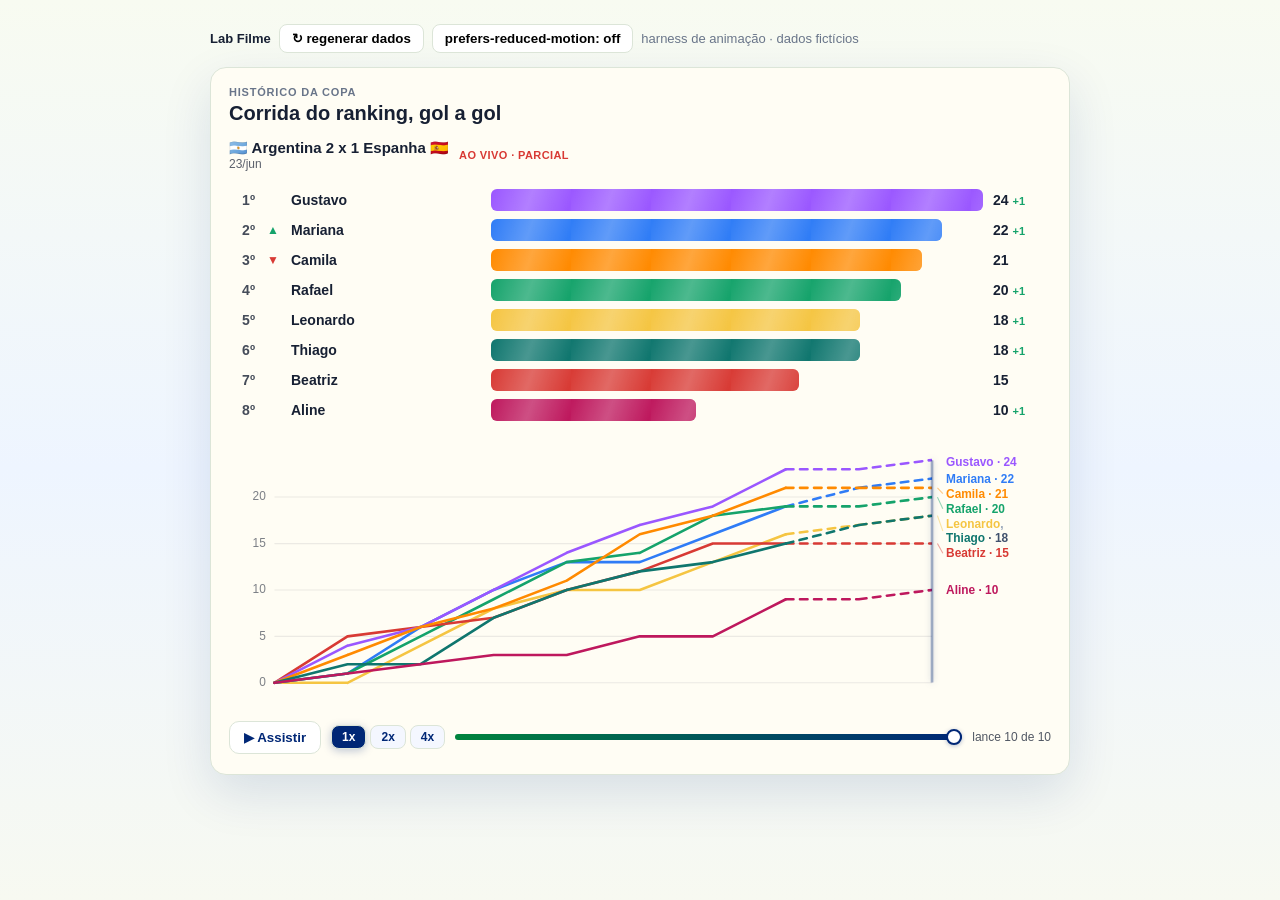
<file: lab-filme.html>
<!DOCTYPE html>
<html lang="pt-BR">
<head>
<meta charset="UTF-8">
<meta name="viewport" content="width=device-width, initial-scale=1.0">
<title>Lab — Filme da Copa (animações)</title>
<style>
*{margin:0;padding:0;box-sizing:border-box}
:root{
  --green:#00843d;--green-2:#005f2f;--yellow:#ffdf00;--blue:#002776;--blue-2:#071c4d;
  --sky:#e9f4ff;--bg:#f6f8ee;--surface:#fffdf4;--surface-2:#ffffff;--border:#dce5d8;
  --text:#172033;--muted:#697589;--gold:#f5c542;--silver:#b9c3cf;--bronze:#c98747;--red:#d83a34;
  --shadow:0 18px 50px rgba(0,39,118,.12);
}
body{font-family:Inter,-apple-system,BlinkMacSystemFont,"Segoe UI",sans-serif;color:var(--text);
  background:linear-gradient(180deg,#f8fbf1 0%,#eef5ff 52%,#f7f9f1 100%);min-height:100vh;padding:24px}
.wrap{max-width:860px;margin:0 auto}
.lab-bar{display:flex;gap:8px;flex-wrap:wrap;align-items:center;margin-bottom:14px;font-size:13px}
.lab-bar button{padding:6px 12px;border-radius:8px;border:1px solid var(--border);background:#fff;font-weight:700;cursor:pointer}
.lab-bar button.on{outline:2px solid var(--blue)}
.card{background:var(--surface);border:1px solid var(--border);border-radius:16px;padding:18px 18px 20px;box-shadow:var(--shadow)}
.section-kicker{font-size:11px;font-weight:900;letter-spacing:.8px;text-transform:uppercase;color:var(--muted);margin-bottom:4px}
h2{font-size:20px;margin-bottom:6px}
.microcopy{font-size:13px;color:var(--muted)}
.action-btn{padding:8px 14px;border-radius:10px;border:1px solid var(--border);background:#fff;font-weight:800;cursor:pointer;color:var(--blue)}
.action-btn.secondary{background:#f4f7ff}
input[type=range]{accent-color:var(--blue)}

/* ===== Filme da Copa (corrida do ranking) — CSS REAL copiado de bolao2026.html ===== */
.filme-caption{min-height:48px;display:flex;align-items:center;gap:10px;font-size:15px;font-weight:600;flex-wrap:wrap}
.filme-caption .filme-caption-date{font-size:12px;font-weight:500;opacity:.7;display:block}
.filme-caption .filme-caption-live{font-size:11px;font-weight:700;color:#d83a34;text-transform:uppercase;letter-spacing:.4px}
.filme-stage{position:relative;margin-top:10px;overflow:hidden}
.filme-row{position:absolute;left:0;right:0;display:flex;align-items:center;gap:10px}
.filme-row .filme-posn{width:26px;text-align:right;font-weight:700;font-size:14px;opacity:.8;flex:none}
.filme-row .filme-name{width:34%;max-width:190px;flex:none;font-weight:600;font-size:14px;white-space:nowrap;overflow:hidden;text-overflow:ellipsis}
.filme-row .filme-trend{width:16px;flex:none;font-size:12px;text-align:center}
.filme-trend.up{color:#15a36b}
.filme-trend.down{color:#d83a34}
.filme-row .filme-bar-wrap{flex:1;min-width:0}
.filme-row .filme-bar{height:22px;border-radius:6px;min-width:2px}
.filme-row .filme-pts{width:58px;flex:none;font-variant-numeric:tabular-nums;font-weight:700;font-size:14px}
.filme-row .filme-delta{font-size:11px;font-weight:600;margin-left:4px}
.filme-delta.pos{color:#15a36b}
.filme-delta.neg{color:#d83a34}
.filme-controls{display:flex;align-items:center;gap:10px;margin-top:14px;flex-wrap:wrap}
.filme-controls input[type=range]{flex:1;min-width:160px}
.filme-progress{font-size:12px;opacity:.75;font-variant-numeric:tabular-nums;white-space:nowrap}
.filme-speed{display:flex;gap:4px}
.filme-speed button{padding:4px 10px;font-size:12px;border-radius:8px}
.filme-speed button.active{outline:2px solid #002776}
.filme-chart{margin-top:18px}
.filme-chart svg{width:100%;height:auto;display:block}

/* ===== NOVAS ANIMAÇÕES (spec filme-animation) — INÍCIO ===== */
/* 1 — tokens de timing */
#filmeCard{
  --filme-ease:cubic-bezier(.3,.6,.3,1);
  --filme-ease-emph:cubic-bezier(.34,1.56,.64,1);
  --filme-dur-seek:420ms;
  --filme-dur-ui:180ms;
  --filme-flow-dur:1.15s; /* reescrito por frame via JS conforme velocidade */
}

/* 3+4 — barra mantém width; CENTERPIECE: fluxo de energia E→D via ::after */
.filme-row .filme-bar{position:relative;overflow:hidden}
.filme-row .filme-bar::after{
  content:"";position:absolute;inset:0;border-radius:inherit;pointer-events:none;
  background-image:repeating-linear-gradient(110deg,
    rgba(255,255,255,0) 0px,rgba(255,255,255,.24) 40px,rgba(255,255,255,0) 80px);
  background-size:80px 100%;background-repeat:repeat;
  opacity:0;transition:opacity .35s ease;
}
.filme-row.is-flowing .filme-bar::after{opacity:1;animation:filmeBarFlow var(--filme-flow-dur,1.5s) linear infinite;will-change:background-position}
@keyframes filmeBarFlow{from{background-position-x:0}to{background-position-x:-80px}}

/* 6 — will-change/contain só durante playback */
.filme-stage{contain:layout paint}
.filme-chart{contain:layout paint}
.filme-stage.is-playing .filme-row{will-change:translate}

/* 8 — overtake pop + entrada de delta/trend.
   Posição da row usa a propriedade `translate` (transição = deslize);
   o pop usa a propriedade `scale` (animação) — independentes, sem conflito. */
@keyframes filmeOvertake{0%{transform:scale(1)}40%{transform:scale(1.05)}100%{transform:scale(1)}}
@keyframes filmeDeltaIn{from{opacity:0;transform:translateY(4px)}to{opacity:1;transform:translateY(0)}}
@keyframes filmeTrendPop{0%{transform:scale(.4);opacity:0}60%{transform:scale(1.25)}100%{transform:scale(1);opacity:1}}
.filme-row.filme-overtake{z-index:3}
.filme-row.filme-overtake .filme-bar{transform-origin:left center;animation:filmeOvertake .5s var(--filme-ease-emph,cubic-bezier(.34,1.56,.64,1))}
.filme-delta.show{animation:filmeDeltaIn .32s ease-out}
.filme-trend.show{display:inline-block;animation:filmeTrendPop .36s var(--filme-ease-emph,cubic-bezier(.34,1.56,.64,1))}

/* 10 — gráfico: marching ants no segmento ao vivo + playhead com glow/pulse */
@keyframes filmeAnts{to{stroke-dashoffset:-26}}
@keyframes filmeCursorPulse{0%,100%{opacity:.45}50%{opacity:.75}}
.filme-chart svg path.filme-line-live{stroke-dasharray:7 6}
.filme-chart.playing svg path.filme-line-live{animation:filmeAnts 1s linear infinite}
#filmeCursorRect{filter:drop-shadow(0 0 3px rgba(0,39,118,.5));transform-box:fill-box;transform-origin:left;will-change:transform}
.filme-chart.playing #filmeCursorRect{animation:filmeCursorPulse 1.1s ease-in-out infinite}

/* 11 — polish dos controles */
.filme-speed button{transition:background var(--filme-dur-ui,180ms) var(--filme-ease),color var(--filme-dur-ui,180ms) var(--filme-ease),box-shadow var(--filme-dur-ui,180ms) var(--filme-ease)}
.filme-speed button.active{outline:none;background:var(--blue);color:#fff;box-shadow:0 2px 8px rgba(0,39,118,.25)}
#filmePlayBtn{transition:transform var(--filme-dur-ui,180ms) var(--filme-ease)}
#filmePlayBtn:active{transform:scale(.97)}
.filme-controls input[type=range]{-webkit-appearance:none;height:6px;border-radius:999px;background:linear-gradient(90deg,var(--green),var(--blue));outline:none}
.filme-controls input[type=range]::-webkit-slider-thumb{-webkit-appearance:none;width:16px;height:16px;border-radius:50%;background:var(--surface-2);border:2px solid var(--blue);box-shadow:0 1px 4px rgba(0,39,118,.3);cursor:pointer}
.filme-controls input[type=range]::-moz-range-thumb{width:16px;height:16px;border-radius:50%;background:var(--surface-2);border:2px solid var(--blue);cursor:pointer}
.filme-controls input[type=range]:focus-visible::-webkit-slider-thumb{box-shadow:0 0 0 4px rgba(0,39,118,.25)}

/* reduced-motion consolidado (real usa só @media; .force-rm é espelho do lab pra screenshot) */
@media (prefers-reduced-motion:reduce){
  .filme-row,.filme-row .filme-bar{transition:none !important}
  .filme-row .filme-bar::after,
  .filme-row.is-flowing .filme-bar::after{animation:none !important;opacity:0 !important}
  .filme-row.filme-overtake .filme-bar,
  .filme-delta.show,
  .filme-trend.show{animation:none !important}
  #filmeClipRect,#filmeCursorRect{transition:none !important}
  .filme-chart svg path.filme-line-live{animation:none !important;stroke-dashoffset:0}
  .filme-chart.playing #filmeCursorRect{animation:none !important}
  .filme-speed button,#filmePlayBtn,
  .filme-controls input[type=range]::-webkit-slider-thumb{transition:none !important}
}
html.force-rm .filme-row,html.force-rm .filme-row .filme-bar{transition:none !important}
html.force-rm .filme-row .filme-bar::after,
html.force-rm .filme-row.is-flowing .filme-bar::after,
html.force-rm .filme-row.is-live .filme-bar::after{animation:none !important;opacity:0 !important}
html.force-rm .filme-row.is-live .filme-bar{box-shadow:0 0 0 1.5px rgba(216,58,52,.55) !important}
html.force-rm .filme-row.filme-overtake,
html.force-rm .filme-row .filme-bar.goal,
html.force-rm .filme-delta.show,
html.force-rm .filme-trend.show{animation:none !important}
html.force-rm #filmeClipRect,html.force-rm #filmeCursorRect{transition:none !important}
html.force-rm .filme-chart svg path.filme-line-live{animation:none !important;stroke-dashoffset:0}
html.force-rm .filme-chart.playing #filmeCursorRect{animation:none !important}
html.force-rm .filme-speed button,html.force-rm #filmePlayBtn,
html.force-rm .filme-controls input[type=range]::-webkit-slider-thumb{transition:none !important}
/* ===== NOVAS ANIMAÇÕES — FIM ===== */
</style>
</head>
<body>
<div class="wrap">
  <div class="lab-bar">
    <strong>Lab Filme</strong>
    <button onclick="labRebuild()">↻ regenerar dados</button>
    <button id="rmBtn" onclick="labToggleRM()">prefers-reduced-motion: off</button>
    <span class="microcopy" id="labHint">harness de animação · dados fictícios</span>
  </div>
  <div id="tab-filme"></div>
</div>

<script>
/* ===================== STUBS / HELPERS (cópia fiel) ===================== */
function esc(v){return String(v==null?"":v).replace(/[&<>"']/g,c=>({"&":"&amp;","<":"&lt;",">":"&gt;","\"":"&quot;","'":"&#39;"}[c]));}
function formatGameDate(key){
  if(!key) return "";
  const p=String(key).split("-");
  const meses=["jan","fev","mar","abr","mai","jun","jul","ago","set","out","nov","dez"];
  if(p.length<3) return key;
  return `${p[2]}/${meses[(+p[1])-1]||"?"}`;
}
const TEAM_FLAGS={Brasil:"🇧🇷",Sérvia:"🇷🇸",Argentina:"🇦🇷",México:"🇲🇽",França:"🇫🇷",Croácia:"🇭🇷",Espanha:"🇪🇸",Japão:"🇯🇵",Inglaterra:"🏴",Alemanha:"🇩🇪",Portugal:"🇵🇹",Uruguai:"🇺🇾"};
function hoverRankingSeries(){}
function focusRankingSeries(){}

const RANKING_SERIES_COLORS=["#f5c542","#2f7cf6","#15a36b","#d83a34","#9a57ff","#ff8a00","#0f766e","#be185d"];

/* --- cópia fiel das funções de gráfico de bolao2026.html --- */
function chartShortPlayerLabel(name){
  if(!name) return "?";
  const trimmed=String(name).trim();
  if(!trimmed) return "?";
  const firstWord=trimmed.split(/\s+/)[0];
  return firstWord.length>10?firstWord.slice(0,10)+"…":firstWord;
}
function chartUniqueLabels(names){
  const labels=names.map(n=>chartShortPlayerLabel(n));
  const counts={};
  labels.forEach(l=>{counts[l]=(counts[l]||0)+1;});
  return labels.map((label,idx)=>{
    if(counts[label]<=1) return label;
    const parts=String(names[idx]||"").trim().split(/\s+/);
    const suffix=(parts[1]||parts[0].slice(1,2)||"").trim();
    const initial=suffix?suffix[0].toUpperCase():"";
    return initial?`${label} ${initial}.`:label;
  });
}
function chartIntegerTicks(minVal,maxVal,maxTicks){
  maxTicks=Math.max(4,maxTicks||12);
  const range=Math.max(1,maxVal-minVal);
  const candidates=[1,2,5,10,20,25,50,100,200,500];
  let step=candidates[candidates.length-1];
  for(const s of candidates){
    if(Math.floor(range/s)+1<=maxTicks){ step=s; break; }
  }
  const start=Math.floor(minVal/step)*step;
  const end=Math.ceil(maxVal/step)*step;
  const ticks=[];
  for(let v=start;v<=end+1e-9;v+=step){
    if(v>=minVal-1e-9&&v<=maxVal+1e-9) ticks.push(Math.round(v));
  }
  if(!ticks.length) ticks.push(Math.round(minVal),Math.round(maxVal));
  return Array.from(new Set(ticks));
}
function chartEndpointGroupLayout(items,lineHeight,groupGap,topBound,bottomBound,maxChars){
  if(!items.length) return [];
  const byValue=new Map();
  items.forEach(item=>{
    if(!byValue.has(item.value)) byValue.set(item.value,{value:item.value,trueY:item.y,members:[]});
    byValue.get(item.value).members.push(item);
  });
  const groups=Array.from(byValue.values()).sort((a,b)=>a.trueY-b.trueY);
  groups.forEach(group=>{
    const valueLen=` · ${group.value}`.length;
    const lines=[];
    let line=[],lineLen=0;
    group.members.forEach((member,i)=>{
      const tokenLen=member.name.length+(i===group.members.length-1?valueLen:2);
      if(line.length&&lineLen+tokenLen>maxChars){lines.push(line);line=[];lineLen=0;}
      line.push(member);
      lineLen+=tokenLen;
    });
    if(line.length) lines.push(line);
    group.lines=lines;
    group.height=(lines.length-1)*lineHeight;
    group.y=group.trueY-group.height/2;
  });
  for(let i=1;i<groups.length;i++){
    const minY=groups[i-1].y+groups[i-1].height+groupGap;
    if(groups[i].y<minY) groups[i].y=minY;
  }
  const last=groups[groups.length-1];
  if(last.y+last.height>bottomBound){
    let overflow=last.y+last.height-bottomBound;
    for(let i=groups.length-1;i>=0;i--){
      groups[i].y-=overflow;
      if(i===0) break;
      const gap=groups[i].y-(groups[i-1].y+groups[i-1].height);
      if(gap<groupGap) overflow=Math.max(0,groupGap-gap);
      else break;
    }
  }
  if(groups[0].y<topBound){
    let shift=topBound-groups[0].y;
    for(let i=0;i<groups.length;i++){
      groups[i].y+=shift;
      if(i===groups.length-1) break;
      const gap=groups[i+1].y-(groups[i].y+groups[i].height);
      if(gap<groupGap) shift=Math.max(0,groupGap-gap);
      else break;
    }
  }
  return groups;
}
function chartEndpointLabelsSvg(items,opts){
  const groups=chartEndpointGroupLayout(items,opts.lineHeight,opts.groupGap,opts.topBound,opts.bottomBound,opts.maxChars);
  return groups.map(group=>{
    const centerY=group.y+group.height/2;
    const connector=Math.abs(centerY-group.trueY)>2
      ?`<path d="M ${(opts.baseX+5).toFixed(2)} ${group.trueY.toFixed(2)} L ${(opts.baseX+10).toFixed(2)} ${centerY.toFixed(2)}" fill="none" stroke="${group.members[0].color}" stroke-width="1" opacity=".45"></path>`
      :"";
    const multi=group.members.length>1;
    let memberCount=0;
    const linesSvg=group.lines.map((line,li)=>{
      const y=group.y+li*opts.lineHeight;
      const isLastLine=li===group.lines.length-1;
      const spans=line.map(member=>{
        memberCount++;
        const sep=memberCount<group.members.length?`<tspan fill="#94a3b8" font-weight="800">, </tspan>`:"";
        const focusAttrs=member.i!=null?` class="chart-endpoint-name" data-series="${member.i}"`:"";
        return `<tspan fill="${member.color}"${focusAttrs}>${esc(member.name)}</tspan>${sep}`;
      }).join("");
      const valueSpan=isLastLine?`<tspan fill="${multi?"#41516d":group.members[0].color}"> · ${group.value}</tspan>`:"";
      return `<text x="${(opts.baseX+13).toFixed(2)}" y="${(y+opts.dy).toFixed(2)}" font-size="${opts.fontSize}" font-weight="900">${spans}${valueSpan}</text>`;
    }).join("");
    return `<g class="chart-endpoint-label">${connector}${linesSvg}</g>`;
  }).join("");
}
function rankingLinePathSegmentedFlex(values,states,xFor,yFor){
  const pt=(value,index)=>`${xFor(index).toFixed(2)} ${yFor(value).toFixed(2)}`;
  const solid=[],dashed=[];
  for(let i=1;i<values.length;i++){
    const seg=`M ${pt(values[i-1],i-1)} L ${pt(values[i],i)}`;
    if(states[i]==="live") dashed.push(seg); else solid.push(seg);
  }
  return {solid:solid.join(" "),dashed:dashed.join(" ")};
}

/* ===================== MOCK DATA ===================== */
function mockFilmeData(){
  const people=[
    {i:0,name:"Leonardo",color:RANKING_SERIES_COLORS[0]},
    {i:1,name:"Mariana",color:RANKING_SERIES_COLORS[1]},
    {i:2,name:"Rafael",color:RANKING_SERIES_COLORS[2]},
    {i:3,name:"Beatriz",color:RANKING_SERIES_COLORS[3]},
    {i:4,name:"Gustavo",color:RANKING_SERIES_COLORS[4]},
    {i:5,name:"Camila",color:RANKING_SERIES_COLORS[5]},
    {i:6,name:"Thiago",color:RANKING_SERIES_COLORS[6]},
    {i:7,name:"Aline",color:RANKING_SERIES_COLORS[7]},
  ];
  const games=[
    {t1:"Brasil",t2:"Sérvia",s1:2,s2:0,date:"2026-06-14"},
    {t1:"Argentina",t2:"México",s1:1,s2:1,date:"2026-06-15"},
    {t1:"França",t2:"Croácia",s1:3,s2:1,date:"2026-06-16"},
    {t1:"Espanha",t2:"Japão",s1:0,s2:2,date:"2026-06-17"},
    {t1:"Inglaterra",t2:"Alemanha",s1:1,s2:2,date:"2026-06-18"},
    {t1:"Portugal",t2:"Uruguai",s1:2,s2:2,date:"2026-06-19"},
    {t1:"Brasil",t2:"França",s1:1,s2:0,date:"2026-06-22"},
    {t1:"Argentina",t2:"Espanha",s1:2,s2:1,date:"2026-06-23"},
  ];
  const series=people.map(p=>({i:p.i,name:p.name,color:p.color,values:[0]}));
  const states=["start"];
  const events=[null];
  const totals={}; people.forEach(p=>totals[p.i]=0);
  // pseudo-random determinístico
  let seed=42; const rnd=()=>{seed=(seed*1103515245+12345)&0x7fffffff;return seed/0x7fffffff;};
  const liveIdx=games.length-1; // último jogo entra "ao vivo"
  games.forEach((g,gi)=>{
    const isLive=gi===liveIdx;
    // frame parcial (ao vivo) com metade dos pontos
    const partial=people.map(()=>Math.round(rnd()*3));
    if(isLive){
      people.forEach((p,pi)=>{series[pi].values.push(totals[p.i]+Math.max(0,partial[pi]-1));});
      states.push("live");
      events.push({game:g,res:{s1:Math.max(0,g.s1-1),s2:Math.max(0,g.s2)}});
    }
    // frame final
    people.forEach((p,pi)=>{
      const gain=isLive?partial[pi]:Math.round(rnd()*5);
      totals[p.i]+=gain;
      series[pi].values.push(totals[p.i]);
    });
    states.push(isLive?"live":"final");
    events.push({game:g,res:{s1:g.s1,s2:g.s2}});
  });

  // monta frames com a MESMA lógica de filmeFrames()
  const count=series.length?series[0].values.length:0;
  const frames=[];
  let prevPos={},prevPts={};
  people.forEach((r,idx)=>{prevPos[r.i]=idx;prevPts[r.i]=0;});
  for(let k=0;k<count;k++){
    const entries=series.map(s=>({i:s.i,name:s.name,color:s.color,pts:s.values[k]}));
    entries.sort((a,b)=>b.pts-a.pts||prevPos[a.i]-prevPos[b.i]||a.name.localeCompare(b.name));
    const pos={};
    entries.forEach((e,idx)=>{
      pos[e.i]=idx;e.pos=idx;
      e.delta=e.pts-(prevPts[e.i]||0);
      e.moved=idx-(prevPos[e.i]!=null?prevPos[e.i]:idx);
    });
    frames.push({entries,state:states[k],event:events[k]});
    prevPos=pos;prevPts={};entries.forEach(e=>{prevPts[e.i]=e.pts;});
  }
  const allVals=series.flatMap(s=>s.values);
  return {frames,maxVal:Math.max(3,...allVals),minVal:Math.min(0,...allVals),series,states};
}

let LAB_DATA=mockFilmeData();
function filmeFrames(){return LAB_DATA;}
function filmeAvailable(){return true;}

/* ===================== CÓDIGO REAL DO FILME (cópia fiel) ===================== */
let filmePlaying=false,filmeFrameIdx=null,filmeTimer=null,filmeSpeed=1;
let activeTab="filme";
const FILME_SPEED_MS={1:900,2:450,4:220};
const FILME_EASE='cubic-bezier(.3,.6,.3,1)';
// LAB: filmeReduced também observa a classe .force-rm (botão do lab) além do matchMedia.
const _filmeRM = window.matchMedia ? window.matchMedia('(prefers-reduced-motion:reduce)') : {matches:false,addEventListener(){}};
function filmeReduced(){ return !!_filmeRM.matches || document.documentElement.classList.contains('force-rm'); }
_filmeRM.addEventListener && _filmeRM.addEventListener('change', ()=>{ if(filmeReduced()) filmeStop(); });
function filmeRollNumber(el,to,dur){
  const from=parseInt(el.dataset.val||'0',10)||0; to=Math.round(to);
  el.dataset.val=String(to);
  if(!dur||from===to||filmeReduced()){el.textContent=to;return;}
  const t0=performance.now(); if(el._raf)cancelAnimationFrame(el._raf);
  const ease=p=>1-Math.pow(1-p,3);
  const step=now=>{const p=Math.min(1,(now-t0)/dur);el.textContent=Math.round(from+(to-from)*ease(p));if(p<1)el._raf=requestAnimationFrame(step);};
  el._raf=requestAnimationFrame(step);
}
const FILME_CHART={W:760,H:240,padX:42,padR:110,padY:12,padB:22};
function filmeChartY(data,v){
  const {H,padY,padB}=FILME_CHART;
  const uh=H-padY-padB;
  const range=Math.max(1,data.maxVal-data.minVal);
  return padY+uh-uh*((v-data.minVal)/range);
}
function filmeChartX(data,idx){
  const n=data.frames.length;
  return FILME_CHART.padX+(FILME_CHART.W-FILME_CHART.padX-FILME_CHART.padR)*(n>1?idx/(n-1):0);
}
function filmeChartSvg(data){
  const {W,H,padX,padR,padY,padB}=FILME_CHART;
  const uw=W-padX-padR,uh=H-padY-padB;
  const range=Math.max(1,data.maxVal-data.minVal);
  const xFor=i=>filmeChartX(data,i);
  const yFor=v=>padY+uh-uh*((v-data.minVal)/range);
  const ticks=chartIntegerTicks(data.minVal,data.maxVal,8);
  const grid=ticks.map(t=>`<g><line x1="${padX}" x2="${W-padR}" y1="${yFor(t).toFixed(1)}" y2="${yFor(t).toFixed(1)}" stroke="rgba(15,23,42,.08)"></line><text x="${padX-8}" y="${yFor(t).toFixed(1)}" text-anchor="end" dominant-baseline="middle" font-size="11" fill="rgba(15,23,42,.55)">${t}</text></g>`).join("");
  const lines=data.series.map(s=>{
    const seg=rankingLinePathSegmentedFlex(s.values,data.states,xFor,yFor);
    return `${seg.solid?`<path d="${seg.solid}" fill="none" stroke="${s.color}" stroke-width="2.4" stroke-linecap="round"></path>`:""}
      ${seg.dashed?`<path class="filme-line-live" d="${seg.dashed}" fill="none" stroke="${s.color}" stroke-width="2.4" stroke-dasharray="7 6" stroke-linecap="round"></path>`:""}`;
  }).join("");
  return `<svg viewBox="0 0 ${W} ${H}" preserveAspectRatio="xMidYMid meet" role="img" aria-label="Evolução da pontuação até o lance atual">
    <defs><clipPath id="filmeChartClip"><rect id="filmeClipRect" x="0" y="0" width="${padX}" height="${H}"></rect></clipPath></defs>
    ${grid}
    <g clip-path="url(#filmeChartClip)">${lines}</g>
    <g id="filmeChartLabels"></g>
    <rect id="filmeCursorRect" x="${(padX-1).toFixed(1)}" y="${padY}" width="2" height="${uh}" rx="1" fill="rgba(0,39,118,.45)"></rect>
  </svg>`;
}
function filmeCaptionHtml(frame){
  if(frame.state==="start") return `<span>Início da Copa — todo mundo com 0 ponto</span>`;
  if(frame.state==="podio") return `<span>Pódio oficial somado</span>`;
  const ev=frame.event;
  if(!ev) return "";
  const f1=TEAM_FLAGS[ev.game.t1]||"",f2=TEAM_FLAGS[ev.game.t2]||"";
  const liveTag=frame.state==="live"?`<span class="filme-caption-live">ao vivo · parcial</span>`:"";
  return `<span>${f1} ${esc(ev.game.t1)} <strong>${ev.res.s1} x ${ev.res.s2}</strong> ${esc(ev.game.t2)} ${f2}
    <span class="filme-caption-date">${ev.game.date?formatGameDate(ev.game.date):""}</span></span>${liveTag}`;
}
function renderFilme(){
  const el=document.getElementById("tab-filme");
  if(!el) return;
  if(!filmeAvailable()){el.innerHTML="";return;}
  const data=filmeFrames();
  const total=data.frames.length;
  if(!total||total<2){
    el.innerHTML=`<div class="card"><div class="section-kicker">Histórico da Copa</div>
      <h2>Corrida do ranking</h2>
      <p class="microcopy">Quando o primeiro jogo tiver placar, a animação aparece aqui.</p></div>`;
    return;
  }
  if(filmeFrameIdx==null||filmeFrameIdx>total-1) filmeFrameIdx=total-1;
  const rowH=30;
  const n=data.frames[0].entries.length;
  el.innerHTML=`<div class="card" id="filmeCard">
    <div class="section-kicker">Histórico da Copa</div>
    <h2 style="margin-bottom:6px">Corrida do ranking, gol a gol</h2>
    <div class="filme-caption" id="filmeCaption"></div>
    <div class="filme-stage" id="filmeStage" style="height:${n*rowH}px">
      ${data.frames[0].entries.map(e=>`<div class="filme-row" id="filmeRow-${e.i}">
        <span class="filme-posn" id="filmePos-${e.i}"></span>
        <span class="filme-trend" id="filmeTrend-${e.i}"></span>
        <span class="filme-name">${esc(e.name)}</span>
        <span class="filme-bar-wrap"><span class="filme-bar" id="filmeBar-${e.i}" style="display:block;background:${e.color}"></span></span>
        <span class="filme-pts"><span id="filmePts-${e.i}">0</span><span class="filme-delta" id="filmeDelta-${e.i}"></span></span>
      </div>`).join("")}
    </div>
    <div class="filme-chart">${filmeChartSvg(data)}</div>
    <div class="filme-controls">
      <button class="action-btn" id="filmePlayBtn" onclick="filmeTogglePlay()">▶ Assistir</button>
      <div class="filme-speed">
        ${[1,2,4].map(s=>`<button class="action-btn secondary${filmeSpeed===s?" active":""}" onclick="filmeSetSpeed(${s})">${s}x</button>`).join("")}
      </div>
      <input type="range" min="0" max="${total-1}" step="1" value="${filmeFrameIdx}" id="filmeSlider"
        oninput="filmeSeek(+this.value)" aria-label="Posição no histórico">
      <span class="filme-progress" id="filmeProgress"></span>
    </div>
  </div>`;
  filmeApplyFrame(data,filmeFrameIdx,false);
}
function filmeApplyFrame(data,idx,animate=true){
  const frame=data.frames[idx];
  if(!frame) return;
  filmeFrameIdx=idx;
  const rowH=30;
  const stepMs=FILME_SPEED_MS[filmeSpeed]||900;
  const rm=filmeReduced();
  const moveMs=(!animate||rm)?0:filmePlaying?Math.round(stepMs*0.92):420;
  const sweepMs=(!animate||rm)?0:filmePlaying?stepMs:420;
  // Duração do fluxo ambiente reescrita por frame conforme a velocidade,
  // pra um clique em 4x retemporizar o brilho na hora, sem mexer em timer.
  const card=document.getElementById("filmeCard");
  if(card) card.style.setProperty("--filme-flow-dur",(filmeSpeed>=4?"1s":filmeSpeed>=2?"1.25s":"1.5s"));
  frame.entries.forEach(e=>{
    const row=document.getElementById(`filmeRow-${e.i}`);
    if(!row) return;
    // Posição via propriedade `translate` (transição = deslize). O pop de
    // ultrapassagem anima `scale` na barra (independente), sem cortar o deslize.
    row.style.transition=moveMs?`translate ${moveMs}ms ${FILME_EASE}`:"none";
    row.style.translate=`0 ${e.pos*rowH}px`;
    const bar=document.getElementById(`filmeBar-${e.i}`);
    if(bar){
      bar.style.transition=moveMs?`width ${moveMs}ms ${FILME_EASE}`:"none";
      bar.style.width=`${Math.max(0.5,Math.max(0,e.pts)/data.maxVal*100)}%`;
    }
    if(animate&&!rm&&e.moved<0&&bar){
      row.classList.remove("filme-overtake");void row.offsetWidth;row.classList.add("filme-overtake");
      bar.addEventListener("animationend",()=>row.classList.remove("filme-overtake"),{once:true});
    }
    const posEl=document.getElementById(`filmePos-${e.i}`);
    if(posEl) posEl.textContent=`${e.pos+1}º`;
    const ptsEl=document.getElementById(`filmePts-${e.i}`);
    if(ptsEl) filmeRollNumber(ptsEl,e.pts,animate?moveMs:0);
    const deltaEl=document.getElementById(`filmeDelta-${e.i}`);
    if(deltaEl){
      deltaEl.textContent=e.delta?`${e.delta>0?"+":""}${e.delta}`:"";
      deltaEl.className=`filme-delta ${e.delta>0?"pos":e.delta<0?"neg":""}`;
      if(animate&&!rm&&e.delta){void deltaEl.offsetWidth;deltaEl.classList.add("show");}
    }
    const trendEl=document.getElementById(`filmeTrend-${e.i}`);
    if(trendEl){
      trendEl.textContent=e.moved<0?"▲":e.moved>0?"▼":"";
      trendEl.className=`filme-trend ${e.moved<0?"up":e.moved>0?"down":""}`;
      if(animate&&!rm&&e.moved){void trendEl.offsetWidth;trendEl.classList.add("show");}
    }
    // Fluxo ambiente em todas as barras (vivas mesmo paradas)
    row.classList.toggle("is-flowing",true);
  });
  const chartX=filmeChartX(data,idx);
  const clipRect=document.getElementById("filmeClipRect");
  const cursorRect=document.getElementById("filmeCursorRect");
  // Cursor anda no compositor via translateX (sem brigar atributo x vs CSS);
  // o clip continua revelando por width, com fallback de atributo no seek.
  const baseCursorX=FILME_CHART.padX-1;
  if(cursorRect){
    cursorRect.style.transition=sweepMs?`transform ${sweepMs}ms linear`:"none";
    cursorRect.style.transform=`translateX(${(chartX-1-baseCursorX).toFixed(1)}px)`;
  }
  if(clipRect){
    if(sweepMs){clipRect.style.transition=`width ${sweepMs}ms linear`;clipRect.style.width=`${chartX.toFixed(1)}px`;}
    else{clipRect.style.transition="none";clipRect.setAttribute("width",chartX.toFixed(1));clipRect.style.width=`${chartX.toFixed(1)}px`;}
  }
  const labelsEl=document.getElementById("filmeChartLabels");
  if(labelsEl){
    const uniq=chartUniqueLabels(data.series.map(s=>s.name));
    const items=data.series.map((s,si)=>({color:s.color,name:uniq[si],value:s.values[idx],y:filmeChartY(data,s.values[idx]),i:s.i}));
    labelsEl.innerHTML=chartEndpointLabelsSvg(items,{
      baseX:chartX,lineHeight:13,groupGap:14,
      topBound:FILME_CHART.padY+2,bottomBound:FILME_CHART.H-FILME_CHART.padB-2,
      maxChars:12,fontSize:11,dy:4
    });
  }
  const cap=document.getElementById("filmeCaption");
  if(cap) cap.innerHTML=filmeCaptionHtml(frame);
  const slider=document.getElementById("filmeSlider");
  if(slider&&+slider.value!==idx) slider.value=idx;
  const prog=document.getElementById("filmeProgress");
  if(prog) prog.textContent=`lance ${idx+1} de ${data.frames.length}`;
}
function filmeStop(){
  filmePlaying=false;
  if(filmeTimer){clearTimeout(filmeTimer);filmeTimer=null;}
  document.getElementById("filmeStage")?.classList.remove("is-playing");
  document.querySelector("#filmeCard .filme-chart")?.classList.remove("playing");
  const btn=document.getElementById("filmePlayBtn");
  if(btn) btn.textContent="▶ Assistir";
}
function filmeTogglePlay(){
  if(filmePlaying){filmeStop();return;}
  const data=filmeFrames();
  if(data.frames.length<2) return;
  if(filmeFrameIdx==null||filmeFrameIdx>=data.frames.length-1){
    filmeApplyFrame(data,0,false);
  }
  filmePlaying=true;
  document.getElementById("filmeStage")?.classList.add("is-playing");
  document.querySelector("#filmeCard .filme-chart")?.classList.add("playing");
  const btn=document.getElementById("filmePlayBtn");
  if(btn) btn.textContent="⏸ Pausar";
  const tick=()=>{
    if(!filmePlaying||activeTab!=="filme"){filmeStop();return;}
    if(filmeFrameIdx>=data.frames.length-1){filmeStop();return;}
    filmeApplyFrame(data,filmeFrameIdx+1,true);
    filmeTimer=setTimeout(tick,FILME_SPEED_MS[filmeSpeed]||900);
  };
  filmeTimer=setTimeout(tick,FILME_SPEED_MS[filmeSpeed]||900);
}
function filmeSetSpeed(s){
  filmeSpeed=FILME_SPEED_MS[s]?s:1;
  document.querySelectorAll(".filme-speed button").forEach(b=>{
    b.classList.toggle("active",b.textContent===`${filmeSpeed}x`);
  });
}
function filmeSeek(idx){
  filmeStop();
  filmeApplyFrame(filmeFrames(),idx,true);
}

/* ===================== LAB CONTROLS ===================== */
function labRebuild(){filmeStop();LAB_DATA=mockFilmeData();filmeFrameIdx=null;renderFilme();}
function labToggleRM(){
  const html=document.documentElement;
  const on=html.classList.toggle("force-rm");
  document.getElementById("rmBtn").textContent="prefers-reduced-motion: "+(on?"ON (simulado)":"off");
}
renderFilme();
</script>
</body>
</html>
</file>
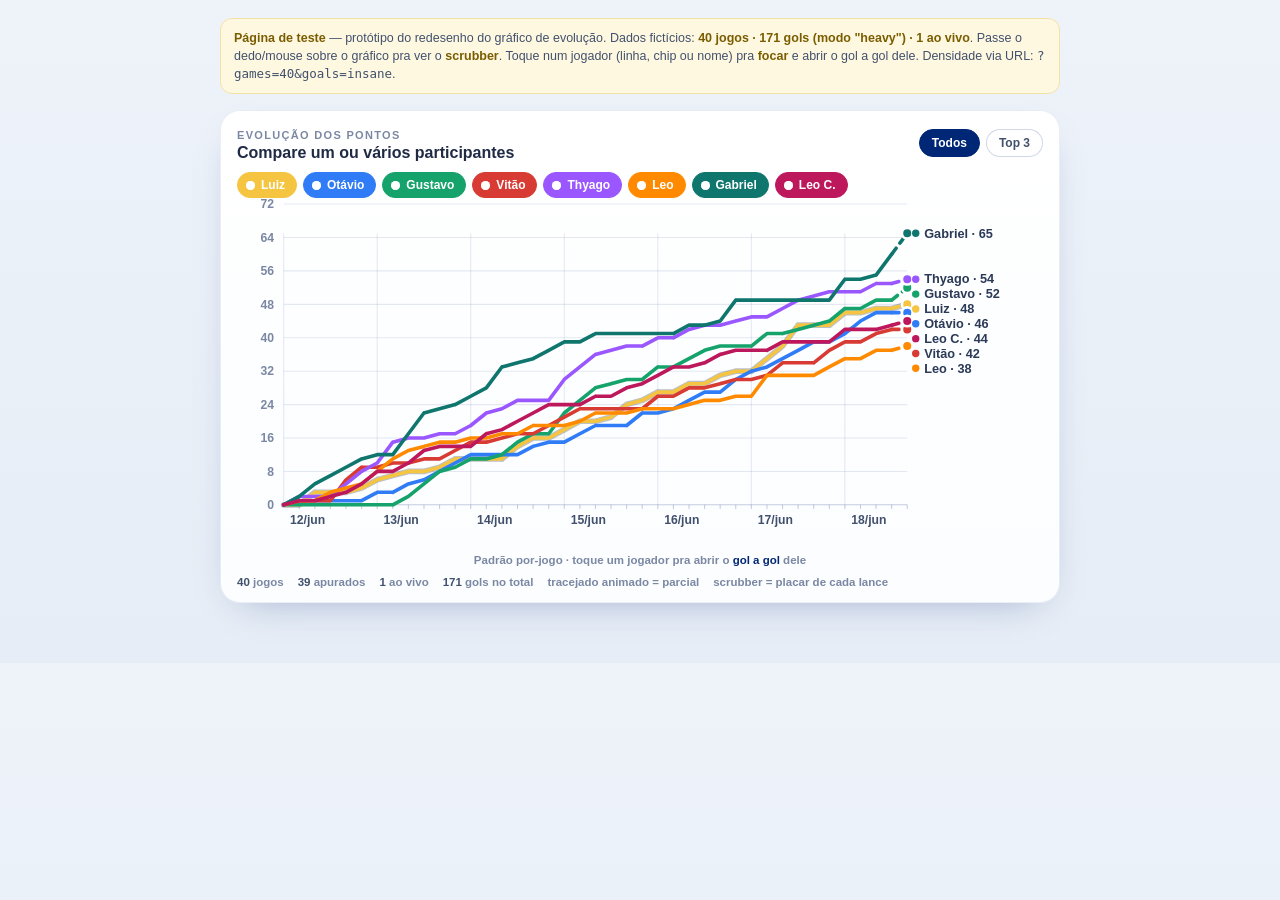
<file: lab-grafico.html>
<!doctype html>
<html lang="pt-br">
<head>
<meta charset="utf-8">
<meta name="viewport" content="width=device-width, initial-scale=1, viewport-fit=cover">
<title>Lab · Evolução dos pontos (protótipo)</title>
<style>
  :root{
    --ink:#1f2a44; --ink-soft:#41516d; --ink-faint:#7b88a3;
    --brasil-azul:#002776; --line:rgba(0,39,118,.12); --line-strong:rgba(0,39,118,.22);
    --card-bg:#ffffff; --shell:#f4f7fb;
  }
  *{box-sizing:border-box}
  body{
    margin:0; font-family:-apple-system,BlinkMacSystemFont,"Segoe UI",Roboto,Helvetica,Arial,sans-serif;
    color:var(--ink); background:linear-gradient(180deg,#eef3fa,#e6edf6); padding:18px 14px 60px;
    -webkit-font-smoothing:antialiased;
  }
  .wrap{max-width:840px;margin:0 auto}
  .lab-note{
    font-size:12.5px;color:var(--ink-soft);background:#fff8e1;border:1px solid #f3e2a6;
    border-radius:12px;padding:10px 13px;margin-bottom:16px;line-height:1.45;
  }
  .lab-note b{color:#7a5d00}
  .chart-shell{
    background:linear-gradient(180deg,#ffffff,#fbfdff);border:1px solid rgba(0,39,118,.08);
    border-radius:20px;padding:18px 16px 14px;box-shadow:0 14px 40px -22px rgba(0,39,118,.4);
  }
  .chart-toolbar{display:flex;justify-content:space-between;align-items:flex-start;gap:12px;margin-bottom:10px}
  .section-kicker{font-size:11px;font-weight:800;letter-spacing:.12em;text-transform:uppercase;color:var(--ink-faint)}
  .chart-toolbar h3{margin:3px 0 0;font-size:16px;color:var(--ink)}
  .chart-presets{display:flex;gap:6px;flex-shrink:0}
  .mini-action{
    border:1px solid rgba(0,39,118,.18);background:#fff;color:var(--ink-soft);border-radius:999px;
    font-size:12px;font-weight:700;padding:6px 12px;cursor:pointer;transition:.15s;
  }
  .mini-action.active{background:var(--brasil-azul);color:#fff;border-color:var(--brasil-azul)}
  .chart-legend{display:flex;flex-wrap:wrap;gap:6px;margin:4px 0 12px}
  .chart-chip{
    display:inline-flex;align-items:center;gap:6px;border:1px solid rgba(0,39,118,.16);background:#fff;
    border-radius:999px;padding:5px 11px 5px 8px;font-size:12px;font-weight:700;color:var(--ink-soft);
    cursor:pointer;transition:.15s;opacity:.55;
  }
  .chart-chip.active{opacity:1;color:#fff;border-color:transparent}
  .chart-chip .dot{width:9px;height:9px;border-radius:50%;flex-shrink:0;box-shadow:0 0 0 2px rgba(255,255,255,.6) inset}
  .chart-stage{position:relative;touch-action:pan-y}
  svg.chart{display:block;width:100%;height:auto;overflow:visible}
  /* foco/hover: apaga as outras séries */
  .series{transition:opacity .25s ease;cursor:pointer}
  svg.chart.is-dim .series:not(.is-on){opacity:.13}
  svg.chart.is-dim .endpoint:not(.is-on){opacity:.2}
  /* ao vivo: formigas marchando — movimento que NUNCA se confunde com zigue-zague estático */
  @keyframes ants{to{stroke-dashoffset:-22}}
  .live-path{stroke-dasharray:7 6;animation:ants 1s linear infinite}
  @keyframes livepulse{0%,100%{r:5;opacity:1}50%{r:7;opacity:.6}}
  .live-dot{animation:livepulse 1.5s ease-in-out infinite}
  @media (prefers-reduced-motion:reduce){.live-path{animation:none}.live-dot{animation:none}}
  /* scrubber */
  .guide{stroke:rgba(0,39,118,.45);stroke-width:1.4;stroke-dasharray:3 4;opacity:0;transition:opacity .12s}
  .chart-stage.scrubbing .guide{opacity:1}
  .mk{opacity:0;transition:opacity .12s}
  .chart-stage.scrubbing .mk{opacity:1}
  .scrub-card{
    position:absolute;top:0;left:0;z-index:5;pointer-events:none;
    min-width:150px;max-width:230px;background:var(--card-bg);border:1px solid rgba(0,39,118,.12);
    border-radius:13px;box-shadow:0 16px 34px -14px rgba(0,39,118,.5);padding:9px 11px;
    opacity:0;transform:translate(-50%,8px) scale(.96);transition:opacity .12s,transform .12s;
  }
  .chart-stage.scrubbing .scrub-card{opacity:1;transform:translate(-50%,0) scale(1)}
  .scrub-head{display:flex;align-items:baseline;justify-content:space-between;gap:8px;margin-bottom:6px}
  .scrub-score{font-size:15px;font-weight:800;letter-spacing:.01em;white-space:nowrap}
  .scrub-score .flag{font-size:16px}
  .scrub-min{font-size:10.5px;font-weight:800;color:var(--ink-faint);white-space:nowrap}
  .scrub-min.live{color:#d83a34}
  .scrub-min.live::before{content:"●";font-size:8px;margin-right:3px;vertical-align:1px}
  .scrub-sub{font-size:10.5px;color:var(--ink-faint);margin:-2px 0 7px;font-weight:600}
  .scrub-rows{display:flex;flex-direction:column;gap:3px}
  .scrub-row{display:flex;align-items:center;gap:7px;font-size:12px}
  .scrub-row .dot{width:8px;height:8px;border-radius:50%;flex-shrink:0}
  .scrub-row .nm{color:var(--ink-soft);font-weight:600;flex:1;overflow:hidden;text-overflow:ellipsis;white-space:nowrap}
  .scrub-row .pts{font-weight:800;color:var(--ink);font-variant-numeric:tabular-nums}
  .scrub-row .delta{font-size:10.5px;font-weight:800;margin-left:2px}
  .scrub-row .delta.up{color:#15a36b}.scrub-row .delta.flat{color:var(--ink-faint)}
  .scrub-row.lead .nm,.scrub-row.lead .pts{color:var(--ink)}
  .hit{fill:transparent;cursor:crosshair}
  .chart-axis{display:flex;flex-wrap:wrap;gap:5px 14px;margin-top:10px;font-size:11.5px;color:var(--ink-faint);font-weight:600}
  .chart-axis b{color:var(--ink-soft)}
  .modehint{font-size:11.5px;color:var(--ink-faint);margin-top:4px;text-align:center;font-weight:600}
  .modehint b{color:var(--brasil-azul)}
</style>
</head>
<body>
<div class="wrap">
  <div class="lab-note">
    <b>Página de teste</b> — protótipo do redesenho do gráfico de evolução. Dados fictícios: <b id="noteDensity">—</b>.
    Passe o dedo/mouse sobre o gráfico pra ver o <b>scrubber</b>. Toque num jogador (linha, chip ou nome) pra <b>focar</b> e abrir o gol a gol dele.
    Densidade via URL: <code>?games=40&amp;goals=insane</code>.
  </div>

  <section class="chart-shell">
    <div class="chart-toolbar">
      <div>
        <div class="section-kicker">Evolução dos pontos</div>
        <h3>Compare um ou vários participantes</h3>
      </div>
      <div class="chart-presets">
        <button class="mini-action active" id="btnAll">Todos</button>
        <button class="mini-action" id="btnTop3">Top 3</button>
      </div>
    </div>
    <div class="chart-legend" id="legend"></div>
    <div class="chart-stage" id="stage">
      <svg class="chart" id="svg" role="img" aria-label="Gráfico de evolução"></svg>
      <div class="scrub-card" id="card"></div>
    </div>
    <div class="modehint" id="modehint"></div>
    <div class="chart-axis" id="summary"></div>
  </section>
</div>

<script>
"use strict";
/* ----------------------------------------------------------------------------
   DADOS SINTÉTICOS — mesma forma do app real (games/events/series/states)
   ---------------------------------------------------------------------------- */
function mulberry32(a){return function(){a|=0;a=a+0x6D2B79F5|0;let t=Math.imul(a^a>>>15,1|a);t=t+Math.imul(t^t>>>7,61|t)^t;return ((t^t>>>14)>>>0)/4294967296;};}
const rng=mulberry32(20260615);

const TEAMS=[
  ["Brasil","🇧🇷"],["México","🇲🇽"],["França","🇫🇷"],["Argentina","🇦🇷"],
  ["Portugal","🇵🇹"],["Alemanha","🇩🇪"],["Espanha","🇪🇸"],["Holanda","🇳🇱"],
  ["Croácia","🇭🇷"],["Uruguai","🇺🇾"],["Bélgica","🇧🇪"],["Japão","🇯🇵"],
  ["Marrocos","🇲🇦"],["EUA","🇺🇸"],["Coreia","🇰🇷"],["Senegal","🇸🇳"]
];
const COLORS=["#f5c542","#2f7cf6","#15a36b","#d83a34","#9a57ff","#ff8a00","#0f766e","#be185d"];
const NAMES=["Luiz","Otávio","Gustavo","Vitão","Thyago","Leo","Gabriel","Leo C."];

// Densidade configurável por URL: ?games=40&goals=heavy|insane|normal
const params=new URLSearchParams(location.search);
const NUM_GAMES=Math.max(3,Math.min(160,parseInt(params.get("games"))||40));
const GOAL_MODE=params.get("goals")||"heavy";
const GOAL_DIST=({
  normal:[0,1,1,2,2,2,3,3,4,5],
  heavy:[1,2,2,3,3,4,4,5,6,7,8],
  insane:[4,5,6,6,7,8,8,9,10,12]
})[GOAL_MODE]||[1,2,2,3,3,4,4,5,6,7,8];
const GAMES_PER_DAY=6;
function dayLabel(off){const M=[["jun",30],["jul",31],["ago",31]];let d=12+off,mi=0;while(d>M[mi][1]){d-=M[mi][1];mi++;}return d+"/"+M[mi][0];}

// monta NUM_GAMES jogos com sequência de gols; o último é "ao vivo"
function buildGames(){
  const games=[]; let ti=0;
  for(let g=0;g<NUM_GAMES;g++){
    const day=Math.floor(g/GAMES_PER_DAY), firstOfDay=(g%GAMES_PER_DAY===0);
    const t1=TEAMS[ti%TEAMS.length], t2=TEAMS[(ti+1)%TEAMS.length]; ti+=2;
    const live=(g===NUM_GAMES-1);
    const totalGoals=GOAL_DIST[Math.floor(rng()*GOAL_DIST.length)];
    const goals=[]; let a=0,b=0;
    const mins=[]; for(let i=0;i<totalGoals;i++) mins.push(6+Math.floor(rng()*84));
    mins.sort((x,y)=>x-y);
    const cut=live?Math.min(totalGoals,2+Math.floor(rng()*3)):totalGoals; // ao vivo entra em andamento
    for(let i=0;i<cut;i++){
      if(rng()<0.5)a++;else b++;
      goals.push({score:[a,b],minute:mins[i]||(40+i*8),half:(mins[i]||50)<=45?1:2});
    }
    const finalScore=[a,b];
    const finalMinute=live?(goals.length?Math.min(89,goals[goals.length-1].minute+3):34):90;
    games.push({g,t1,t2,date:dayLabel(day),live,goals,finalScore,finalMinute,firstOfDay});
  }
  return games;
}
const GAMES=buildGames();

// placar -> pontos (regra estilo bolão), para gerar oscilação crível
function ptsFor(pred,score){
  const pa=pred[0],pb=pred[1],a=score[0],b=score[1];
  if(pa===a&&pb===b) return 5;
  const wp=Math.sign(pa-pb), wa=Math.sign(a-b);
  if(wp===wa){ return (pa-pb)===(a-b)?3:2; }
  if(pa===a||pb===b) return 1;
  return 0;
}
// palpite de cada jogador por jogo (semeado)
const PLAYERS=NAMES.map((name,i)=>{
  const preds=GAMES.map(()=>[Math.floor(rng()*4),Math.floor(rng()*4)]);
  return {i,name,color:COLORS[i],preds};
});

// pontos acumulados após o FINAL do jogo g
function cumAfterGame(p,g){let s=0;for(let k=0;k<=g;k++)s+=ptsFor(p.preds[k],GAMES[k].finalScore);return s;}
// pontos acumulados num lance específico (gol a gol) dentro do jogo g
function cumAtEvent(p,g,score){let s=0;for(let k=0;k<g;k++)s+=ptsFor(p.preds[k],GAMES[k].finalScore);return s+ptsFor(p.preds[g],score);}

// lista global de lances (gol a gol) — para o modo foco
const EVENTS=[]; // {x,g,score,minute,half,live,scoreTxt}
GAMES.forEach(game=>{
  const k=Math.max(1,game.goals.length); // nº de marcos no jogo (mínimo: o final)
  if(game.goals.length===0){
    EVENTS.push({x:game.g+1,g:game.g,score:game.finalScore,minute:game.finalMinute,half:2,live:game.live,isFinal:true});
  }else{
    game.goals.forEach((gl,j)=>{
      EVENTS.push({x:game.g+(j+1)/k,g:game.g,score:gl.score,minute:gl.minute,half:gl.half,live:game.live,isFinal:j===game.goals.length-1});
    });
  }
});

/* ----------------------------------------------------------------------------
   LAYOUT
   ---------------------------------------------------------------------------- */
const W=760, H=320, padX=44, padY=22, padRight=128, padBottom=42;
const usableW=W-padX-padRight, usableH=H-padY-padBottom;
const G=GAMES.length;
const xDomainMax=G; // game g final em x=g+1; domínio 0..G
const xFor=xv=>padX + usableW*(xv/xDomainMax);
let yMin=0,yMax=1;
function computeYRange(activeIds){
  let mx=1;
  PLAYERS.forEach(p=>{ if(!activeIds.includes(p.i))return; mx=Math.max(mx,cumAfterGame(p,G-1)); });
  yMax=mx; yMin=0;
}
const yFor=v=>padY+usableH-(usableH*((v-yMin)/Math.max(1,yMax-yMin)));

function isLight(hex){const r=parseInt(hex.slice(1,3),16),g=parseInt(hex.slice(3,5),16),b=parseInt(hex.slice(5,7),16);return (0.2126*r+0.7152*g+0.0722*b)>175;}

/* ----------------------------------------------------------------------------
   ESTADO
   ---------------------------------------------------------------------------- */
let selection=PLAYERS.map(p=>p.i); // visíveis
let focusId=null;                   // jogador focado (abre gol a gol)
const svg=document.getElementById("svg");
const stage=document.getElementById("stage");
const card=document.getElementById("card");

/* ----------------------------------------------------------------------------
   SÉRIES
   ---------------------------------------------------------------------------- */
// vértices por-jogo (padrão): início + final de cada jogo
function perGameVerts(p){
  const v=[{x:0,val:0}];
  for(let g=0;g<G;g++) v.push({x:g+1,val:cumAfterGame(p,g),live:GAMES[g].live});
  return v;
}
// vértices gol a gol (foco): início + cada lance
function golAGolVerts(p){
  const v=[{x:0,val:0}];
  EVENTS.forEach(e=>v.push({x:e.x,val:cumAtEvent(p,e.g,e.score),live:e.live}));
  return v;
}
// quebra em paths solid/dashed (dashed = trecho ao vivo)
function pathsFor(verts){
  let solid="",dashed="";
  for(let k=1;k<verts.length;k++){
    const a=verts[k-1],b=verts[k];
    const seg=`M ${xFor(a.x).toFixed(1)} ${yFor(a.val).toFixed(1)} L ${xFor(b.x).toFixed(1)} ${yFor(b.val).toFixed(1)} `;
    if(b.live) dashed+=seg; else solid+=seg;
  }
  return {solid,dashed};
}

/* ----------------------------------------------------------------------------
   RENDER
   ---------------------------------------------------------------------------- */
function render(){
  computeYRange(selection);
  const dim = focusId!=null;
  const parts=[];

  // grade Y
  const ticks=niceTicks(yMin,yMax,8);
  ticks.forEach(t=>{
    const y=yFor(t);
    parts.push(`<line x1="${padX}" y1="${y.toFixed(1)}" x2="${(padX+usableW).toFixed(1)}" y2="${y.toFixed(1)}" stroke="rgba(0,39,118,${t===0?".22":".10"})" stroke-width="1"/>`);
    parts.push(`<text x="${padX-9}" y="${(y+4).toFixed(1)}" text-anchor="end" font-size="11.5" fill="#7b88a3" font-weight="800">${t}</text>`);
  });

  // eixo X: SÓ datas + divisórias de jogo (limpo — sem placares amontoados).
  // Com muitos dias, pula rótulos pra não amontoar (mínimo de folga em px).
  let lastDateX=-999;
  const dateGap=Math.max(46, usableW/12);
  for(let g=0;g<G;g++){
    const game=GAMES[g];
    const xb=xFor(g); // limite esquerdo do jogo
    if(game.firstOfDay && xb-lastDateX>=dateGap){
      lastDateX=xb;
      parts.push(`<line x1="${xb.toFixed(1)}" y1="${padY}" x2="${xb.toFixed(1)}" y2="${(padY+usableH).toFixed(1)}" stroke="rgba(0,39,118,.10)" stroke-width="1"/>`);
      parts.push(`<text x="${(xb+6).toFixed(1)}" y="${(padY+usableH+18).toFixed(1)}" text-anchor="start" font-size="11.5" fill="#41516d" font-weight="850">${game.date}</text>`);
    }
    // tracinho discreto por jogo no eixo (some quando jogos ficam colados demais)
    if(usableW/G>=7){
      const xf=xFor(g+1);
      parts.push(`<line x1="${xf.toFixed(1)}" y1="${(padY+usableH).toFixed(1)}" x2="${xf.toFixed(1)}" y2="${(padY+usableH+4).toFixed(1)}" stroke="rgba(0,39,118,.22)" stroke-width="1"/>`);
    }
  }

  // séries
  selection.forEach(id=>{
    const p=PLAYERS[id];
    const on = focusId==null || focusId===id;
    const verts = (focusId===id)?golAGolVerts(p):perGameVerts(p);
    const {solid,dashed}=pathsFor(verts);
    const halo = isLight(p.color)?`<path d="${solid}${dashed}" fill="none" stroke="rgba(20,30,55,.28)" stroke-width="5.4" stroke-linecap="round" stroke-linejoin="round"/>`:"";
    let dots="";
    // bolinhas: só quando há espaço (>=20px entre vértices); senão a linha
    // vira "pontilhado" e se confunde com o tracejado do ao vivo. Endpoint sempre.
    const dotStep=usableW/Math.max(1,verts.length-1);
    const showDots=dotStep>=20;
    verts.forEach((v,idx)=>{
      const last=idx===verts.length-1;
      if(last){
        dots+=`<circle class="${v.live?"live-dot":""}" cx="${xFor(v.x).toFixed(1)}" cy="${yFor(v.val).toFixed(1)}" r="5" fill="${p.color}" stroke="#fff" stroke-width="2.4"/>`;
      }else if(showDots && idx>0){
        const r=focusId===id?2.6:3;
        dots+=`<circle cx="${xFor(v.x).toFixed(1)}" cy="${yFor(v.val).toFixed(1)}" r="${r}" fill="${p.color}" stroke="#fff" stroke-width="1.6"/>`;
      }
    });
    parts.push(`<g class="series ${on?"is-on":""}" data-series="${id}">
      ${halo}
      ${solid?`<path d="${solid}" fill="none" stroke="${p.color}" stroke-width="3.4" stroke-linecap="round" stroke-linejoin="round"/>`:""}
      ${dashed?`<path class="live-path" d="${dashed}" fill="none" stroke="${p.color}" stroke-width="3.4" stroke-linecap="round" stroke-linejoin="round"/>`:""}
      ${dots}
    </g>`);
  });

  // rótulos endpoint à direita
  const labels=spreadLabels();
  labels.forEach(L=>{
    const on=focusId==null||focusId===L.id;
    parts.push(`<g class="endpoint ${on?"is-on":""}" data-series="${L.id}" style="cursor:pointer">
      <circle cx="${(padX+usableW+8).toFixed(1)}" cy="${L.y.toFixed(1)}" r="3.5" fill="${L.color}"/>
      <text x="${(padX+usableW+16).toFixed(1)}" y="${(L.y+4).toFixed(1)}" font-size="12" font-weight="800" fill="#2b3a57">${L.name} · ${L.val}</text>
    </g>`);
  });

  // scrubber: guia + marcadores + área de captura
  parts.push(`<line class="guide" id="guide" x1="0" y1="${padY}" x2="0" y2="${(padY+usableH).toFixed(1)}"/>`);
  parts.push(`<g class="mk" id="mk"></g>`);
  parts.push(`<rect class="hit" id="hit" x="${padX}" y="${padY-6}" width="${usableW}" height="${usableH+12}"/>`);

  svg.setAttribute("viewBox",`0 0 ${W} ${H}`);
  svg.classList.toggle("is-dim",dim);
  svg.innerHTML=parts.join("");

  wireSeriesClicks();
  wireScrubber();
  renderLegend();
  renderSummary();
  document.getElementById("modehint").innerHTML = focusId!=null
    ? `Modo foco · <b>${PLAYERS[focusId].name}</b> gol a gol — toque de novo pra voltar ao por-jogo`
    : `Padrão por-jogo · toque um jogador pra abrir o <b>gol a gol</b> dele`;
}

// distribui rótulos endpoint sem sobrepor
function spreadLabels(){
  const items=selection.map(id=>{const p=PLAYERS[id];const val=cumAfterGame(p,G-1);return {id,name:p.name,color:p.color,val,y:yFor(val)};});
  items.sort((a,b)=>a.y-b.y);
  const min=14;
  for(let k=1;k<items.length;k++) if(items[k].y-items[k-1].y<min) items[k].y=items[k-1].y+min;
  const bottom=padY+usableH;
  for(let k=items.length-1;k>0;k--) if(items[k].y>bottom){items[k].y=bottom;if(items[k].y-items[k-1].y<min)items[k-1].y=items[k].y-min;}
  return items;
}

function niceTicks(lo,hi,n){
  const span=Math.max(1,hi-lo);const step=Math.max(1,Math.round(span/n));const out=[];
  for(let v=0;v<=hi+step-1;v+=step) out.push(v);
  if(out[out.length-1]<hi) out.push(out[out.length-1]+step);
  return out.filter((v,i,a)=>a.indexOf(v)===i&&v<=hi+step);
}

/* ----------------------------------------------------------------------------
   INTERAÇÃO: foco
   ---------------------------------------------------------------------------- */
function wireSeriesClicks(){
  svg.querySelectorAll('.series, .endpoint').forEach(el=>{
    el.addEventListener("click",e=>{
      e.stopPropagation();
      const id=+el.dataset.series;
      focusId = (focusId===id)?null:id;
      hideScrub();
      render();
    });
    el.addEventListener("mouseenter",()=>{ if(focusId==null) softHighlight(+el.dataset.series,true); });
    el.addEventListener("mouseleave",()=>{ if(focusId==null) softHighlight(+el.dataset.series,false); });
  });
}
function softHighlight(id,on){
  svg.classList.toggle("is-dim",on);
  svg.querySelectorAll('[data-series]').forEach(n=>n.classList.toggle("is-on", +n.dataset.series===id ? on : !on));
  if(!on) svg.querySelectorAll('[data-series]').forEach(n=>n.classList.remove("is-on"));
}

/* ----------------------------------------------------------------------------
   INTERAÇÃO: scrubber (mouse + toque)
   ---------------------------------------------------------------------------- */
function snapPoints(){
  if(focusId!=null){
    return EVENTS.map(e=>({x:e.x,e}));
  }
  // por-jogo: snap nos finais de jogo
  return GAMES.map(g=>({x:g.g+1,e:{x:g.g+1,g:g.g,score:g.finalScore,minute:g.finalMinute,half:2,live:g.live,isFinal:true}}));
}
function clientToUserX(clientX,clientY){
  const pt=svg.createSVGPoint();pt.x=clientX;pt.y=clientY;
  const ctm=svg.getScreenCTM();if(!ctm)return null;
  return pt.matrixTransform(ctm.inverse()).x;
}
function userXToClientX(ux){
  const pt=svg.createSVGPoint();pt.x=ux;pt.y=padY;
  const ctm=svg.getScreenCTM();if(!ctm)return null;
  return pt.matrixTransform(ctm).x;
}
let stickyTouch=false;
function wireScrubber(){
  const hit=document.getElementById("hit");
  const move=ev=>{
    const ux=clientToUserX(ev.clientX,ev.clientY);if(ux==null)return;
    // converte px do svg-user de volta pra "x domínio"
    const domX=(ux-padX)/usableW*xDomainMax;
    const snaps=snapPoints();
    let best=snaps[0],bd=1e9;
    snaps.forEach(s=>{const d=Math.abs(s.x-domX);if(d<bd){bd=d;best=s;}});
    showScrub(best);
  };
  hit.addEventListener("pointermove",move);
  hit.addEventListener("pointerdown",ev=>{stickyTouch=ev.pointerType==="touch";move(ev);});
  hit.addEventListener("pointerleave",ev=>{ if(ev.pointerType!=="touch") hideScrub(); });
  hit.addEventListener("pointerup",ev=>{ if(ev.pointerType!=="touch") {} });
}
// fecha o scrubber ao tocar fora
document.addEventListener("pointerdown",ev=>{
  if(stickyTouch && !stage.contains(ev.target)){ hideScrub(); stickyTouch=false; }
},true);

function showScrub(snap){
  const e=snap.e;
  const gx=xFor(snap.x);
  stage.classList.add("scrubbing");
  const guide=document.getElementById("guide");
  guide.setAttribute("x1",gx.toFixed(1));guide.setAttribute("x2",gx.toFixed(1));

  // marcadores nas linhas ativas
  const mk=document.getElementById("mk");
  let mkHtml="";
  const rows=[];
  selection.forEach(id=>{
    const p=PLAYERS[id];
    if(focusId!=null && focusId!==id) return; // no modo foco, só o jogador focado
    let val, prev;
    if(focusId===id){
      val=cumAtEvent(p,e.g,e.score);
      prev = e.g>0 ? cumAfterGame(p,e.g-1) : 0;
    }else{
      val=cumAfterGame(p,e.g);
      prev = e.g>0 ? cumAfterGame(p,e.g-1) : 0;
    }
    const y=yFor(val);
    mkHtml+=`<circle cx="${gx.toFixed(1)}" cy="${y.toFixed(1)}" r="6" fill="#fff" stroke="${p.color}" stroke-width="3"/>`;
    rows.push({name:p.name,color:p.color,val,delta:val-prev,lead:false});
  });
  mk.innerHTML=mkHtml;

  // cartão
  rows.sort((a,b)=>b.val-a.val); if(rows[0])rows[0].lead=true;
  const g=GAMES[e.g];
  const liveTxt = e.live?`<span class="scrub-min live">AO VIVO ${e.minute}'</span>`:`<span class="scrub-min">${e.isFinal?"Final":e.minute+"'"}</span>`;
  const rowsHtml=rows.map(r=>{
    const d=r.delta>0?`<span class="delta up">+${r.delta}</span>`:`<span class="delta flat">·</span>`;
    return `<div class="scrub-row ${r.lead?"lead":""}"><span class="dot" style="background:${r.color}"></span><span class="nm">${r.name}</span><span class="pts">${r.val}</span>${d}</div>`;
  }).join("");
  card.innerHTML=`
    <div class="scrub-head">
      <span class="scrub-score"><span class="flag">${g.t1[1]}</span> ${e.score[0]}<span style="opacity:.4">×</span>${e.score[1]} <span class="flag">${g.t2[1]}</span></span>
      ${liveTxt}
    </div>
    <div class="scrub-sub">${g.t1[0]} × ${g.t2[0]} · ${g.date}</div>
    <div class="scrub-rows">${rowsHtml}</div>`;

  // posiciona o cartão (px relativo ao container) — usa gx (unidade SVG), não snap.x (domínio)
  const rect=stage.getBoundingClientRect();
  const cx=userXToClientX(gx)-rect.left;
  card.style.left=Math.max(80,Math.min(rect.width-80,cx))+"px";
  card.style.top="6px";
}
function hideScrub(){stage.classList.remove("scrubbing");}

/* ----------------------------------------------------------------------------
   LEGENDA / RESUMO / PRESETS
   ---------------------------------------------------------------------------- */
function renderLegend(){
  const el=document.getElementById("legend");
  el.innerHTML=PLAYERS.map(p=>{
    const active=selection.includes(p.i);
    return `<button class="chart-chip ${active?"active":""}" data-id="${p.i}" style="${active?`background:${p.color};border-color:${p.color}`:""}">
      <span class="dot" style="background:${active?'#fff':p.color}"></span>${p.name}</button>`;
  }).join("");
  el.querySelectorAll(".chart-chip").forEach(b=>b.addEventListener("click",()=>{
    const id=+b.dataset.id;
    if(selection.includes(id)){ if(selection.length>1) selection=selection.filter(x=>x!==id); }
    else selection=[...selection,id].sort((a,b)=>a-b);
    if(focusId!=null && !selection.includes(focusId)) focusId=null;
    render();
  }));
}
function renderSummary(){
  const el=document.getElementById("summary");
  const totalGoals=GAMES.reduce((s,g)=>s+g.goals.length,0);
  el.innerHTML=[
    `<b>${G}</b> jogos`,`<b>${G-1}</b> apurados`,`<b>1</b> ao vivo`,`<b>${totalGoals}</b> gols no total`,
    `tracejado animado = parcial`,`scrubber = placar de cada lance`
  ].map(s=>`<span>${s}</span>`).join("");
  const note=document.getElementById("noteDensity");
  if(note) note.textContent=`${G} jogos · ${totalGoals} gols (modo "${GOAL_MODE}") · 1 ao vivo`;
}
document.getElementById("btnAll").addEventListener("click",()=>{
  selection=PLAYERS.map(p=>p.i);focusId=null;setPreset("all");render();
});
document.getElementById("btnTop3").addEventListener("click",()=>{
  const top3=[...PLAYERS].sort((a,b)=>cumAfterGame(b,G-1)-cumAfterGame(a,G-1)).slice(0,3).map(p=>p.i);
  selection=top3.sort((a,b)=>a-b);focusId=null;setPreset("top3");render();
});
function setPreset(which){
  document.getElementById("btnAll").classList.toggle("active",which==="all");
  document.getElementById("btnTop3").classList.toggle("active",which==="top3");
}

render();
</script>
</body>
</html>
</file>
